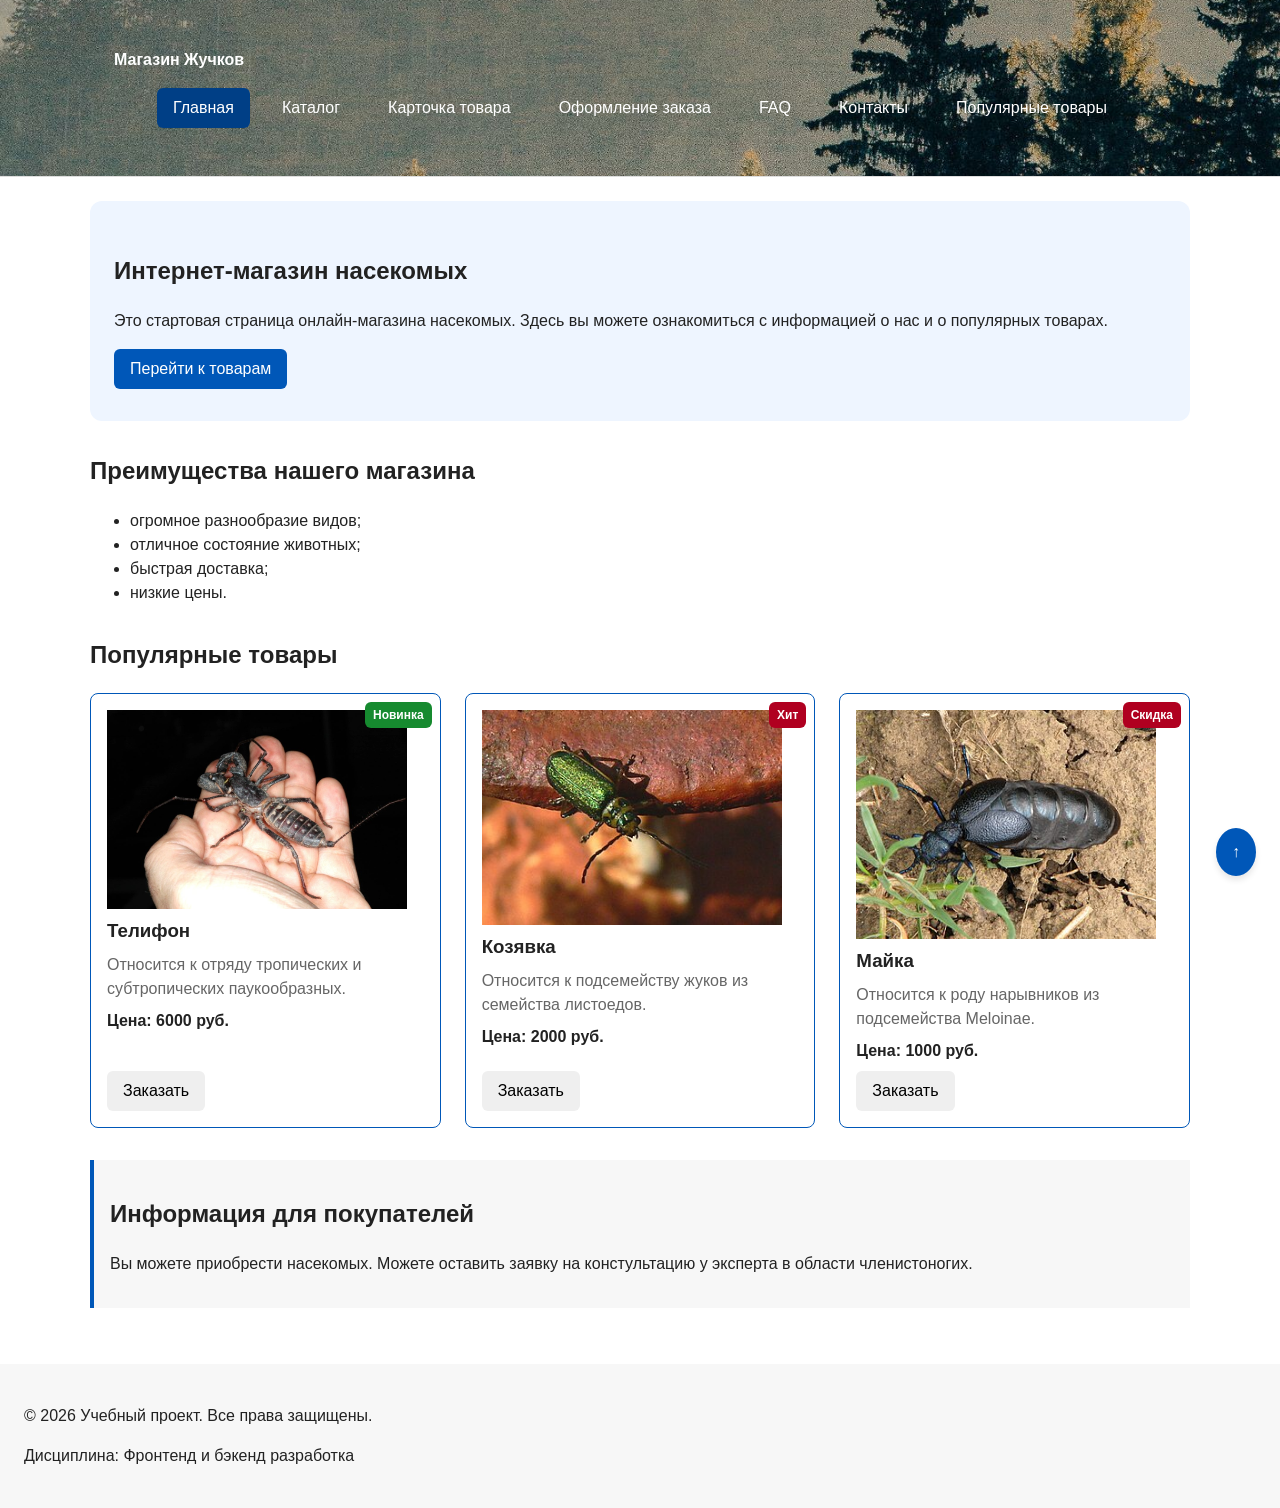
<file: index.html>
<!DOCTYPE html>
<html lang="ru">
<head>
  <meta charset="UTF-8">
  <meta name="viewport" content="width=device-width, initial-scale=1.0">
  <meta name="description" content="Магазин Жучков: главная страница с преимуществами и популярными товарами.">
  <title>Магазин Жучков</title>
  <link rel="stylesheet" href="css/style.css">
  <script src="js/main.js" defer></script>
</head>
<body>
<header class="site-header">
  <div class="site-header__inner">
    <a class="site-header__logo" href="index.html">Магазин Жучков</a>
    <nav class="site-nav" aria-label="Основная навигация">
      <ul class="site-nav__list">
        <li class="site-nav__item">
          <a class="site-nav__link site-nav__link--active" href="index.html" aria-current="page">Главная</a>
        </li>
        <li class="site-nav__item">
          <a class="site-nav__link" href="catalog.html">Каталог</a>
        </li>
        <li class="site-nav__item">
          <a class="site-nav__link" href="product.html">Карточка товара</a>
        </li>
        <li class="site-nav__item">
          <a class="site-nav__link" href="order.html">Оформление заказа</a>
        </li>
        <li class="site-nav__item">
          <a class="site-nav__link" href="faq.html">FAQ</a>
        </li>
        <li class="site-nav__item">
          <a class="site-nav__link" href="contacts.html">Контакты</a>
        </li>
        <li class="site-nav__item">
          <a class="site-nav__link" href="index.html#popular">Популярные товары</a>
        </li>
      </ul>
    </nav>
  </div>
</header>

<main>
  <section class="hero">
    <h1>Интернет-магазин насекомых</h1>
    <p>
      Это стартовая страница онлайн-магазина насекомых.
      Здесь вы можете ознакомиться с информацией о нас
      и о популярных товарах.
    </p>
    <a class="button button--primary" href="#popular">Перейти к товарам</a>
  </section>

  <section class="section" id="advantages">
    <h2>Преимущества нашего магазина</h2>
    <ul class="advantages-list">
      <li>огромное разнообразие видов;</li>
      <li>отличное состояние животных;</li>
      <li>быстрая доставка;</li>
      <li>низкие цены.</li>
    </ul>
  </section>

  <section class="section" id="popular">
  <h2>Популярные товары</h2>

  <div class="products-grid">
    <article class="product-card product-card--featured">
      <span class="product-card__badge product-card__badge--new">Новинка</span>
      <img
        class="product-card__image"
        src="images/telifon.webp"
        alt="Телифон"
        width="300"
        height="200"
        loading="lazy"
      >
      <h3 class="product-card__title">Телифон</h3>
      <p class="product-card__description">Относится к отряду тропических и субтропических паукообразных.</p>
      <p class="product-card__price">Цена: 6000 руб.</p>
      <button
        class="button product-card__button"
        type="button"
        data-product="Телифон"
      >
        Заказать
      </button>
    </article>

    <article class="product-card product-card--featured">
      <span class="product-card__badge">Хит</span>
      <img
        class="product-card__image"
        src="images/kozyavka.webp"
        alt="Козявка"
        width="300"
        height="200"
        loading="lazy"
      >
      <h3 class="product-card__title">Козявка</h3>
      <p class="product-card__description">Относится к подсемейству жуков из семейства листоедов.</p>
      <p class="product-card__price">Цена: 2000 руб.</p>
      <button
        class="button product-card__button"
        type="button"
        data-product="Козявка"
      >
        Заказать
      </button>
    </article>

    <article class="product-card product-card--featured">
      <span class="product-card__badge">Скидка</span>
      <img
        class="product-card__image"
        src="images/maika.webp"
        alt="Майка"
        width="300"
        height="200"
        loading="lazy"
      >
      <h3 class="product-card__title">Майка</h3>
      <p class="product-card__description">Относится к роду нарывников из подсемейства Meloinae.</p>
      <p class="product-card__price">Цена: 1000 руб.</p>
      <button
        class="button product-card__button"
        type="button"
        data-product="Майка"
      >
        Заказать
      </button>
    </article>
  </div>
</section>

  <aside class="aside-info">
    <h2>Информация для покупателей</h2>
    <p>
      Вы можете приобрести насекомых.
      Можете оставить заявку на констультацию
      у эксперта в области членистоногих.
    </p>
  </aside>

<dialog class="order-dialog" id="order-dialog" aria-labelledby="order-dialog-title">
  <h2 class="order-dialog__title" id="order-dialog-title">Оформление заявки</h2>

  <form class="order-form" id="order-form" action="#" method="post" novalidate>
    <input id="selected-product" name="selected-product" type="hidden">

    <div class="order-form__field">
      <label class="order-form__label" for="order-name">Имя</label>
      <input
        class="order-form__input"
        id="order-name"
        name="name"
        type="text"
        placeholder="Введите ваше имя"
        minlength="2"
        autocomplete="given-name"
        required
      >
    </div>

    <div class="order-form__field">
      <label class="order-form__label" for="order-email">E-mail</label>
      <input
        class="order-form__input"
        id="order-email"
        name="email"
        type="email"
        placeholder="example@mail.ru"
        autocomplete="email"
        required
      >
    </div>

    <div class="order-form__field">
      <label class="order-form__label" for="order-phone">Телефон</label>
      <input
        class="order-form__input"
        id="order-phone"
        name="phone"
        type="tel"
        inputmode="tel"
        placeholder="+7 (900) 000-00-00"
        pattern="^\+7 \(\d{3}\) \d{3}-\d{2}-\d{2}$"
        required
      >
      <small>Формат: +7 (900) 000-00-00</small>
    </div>

    <div class="order-form__field">
      <label class="order-form__label" for="order-date">Дата связи</label>
      <input
        class="order-form__input"
        id="order-date"
        name="date"
        type="date"
      >
    </div>

    <div class="order-form__field">
      <label class="order-form__label" for="order-topic">Тема заявки</label>
      <select class="order-form__select" id="order-topic" name="topic" required>
        <option value="">Выберите тему</option>
        <option value="product">Заказ товара</option>
        <option value="consultation">Консультация</option>
        <option value="delivery">Доставка</option>
      </select>
    </div>

    <div class="order-form__field">
      <label class="order-form__label" for="order-comment">Комментарий</label>
      <textarea
        class="order-form__textarea"
        id="order-comment"
        name="comment"
        rows="4"
        placeholder="Укажите дополнительную информацию"
      ></textarea>
    </div>

    <div class="order-form__field order-form__field--checkbox">
      <label class="order-form__label">
        <input
          id="order-agreement"
          name="agreement"
          type="checkbox"
          required
        >
        Я согласен на обработку данных
      </label>
    </div>

    <div class="order-form__actions">
      <button class="button button--primary" type="submit">Отправить заявку</button>
      <button
        class="button button--secondary"
        type="button"
        id="close-order-dialog"
      >
        Закрыть
      </button>
    </div>
  </form>
</dialog>

<p class="success-message" id="success-message" hidden>Форма успешно отправлена!</p>

  <p class="success-message" id="success-message" hidden>Форма успешно отправлена!</p>
</main>

<footer class="site-footer" id="contacts">
  <p>&copy; 2026 Учебный проект. Все права защищены.</p>
  <p>Дисциплина: Фронтенд и бэкенд разработка</p>
</footer>
<a href="#" class="button-up" aria-label="Вернуться наверх">↑</a>
</body>
</html>
</file>
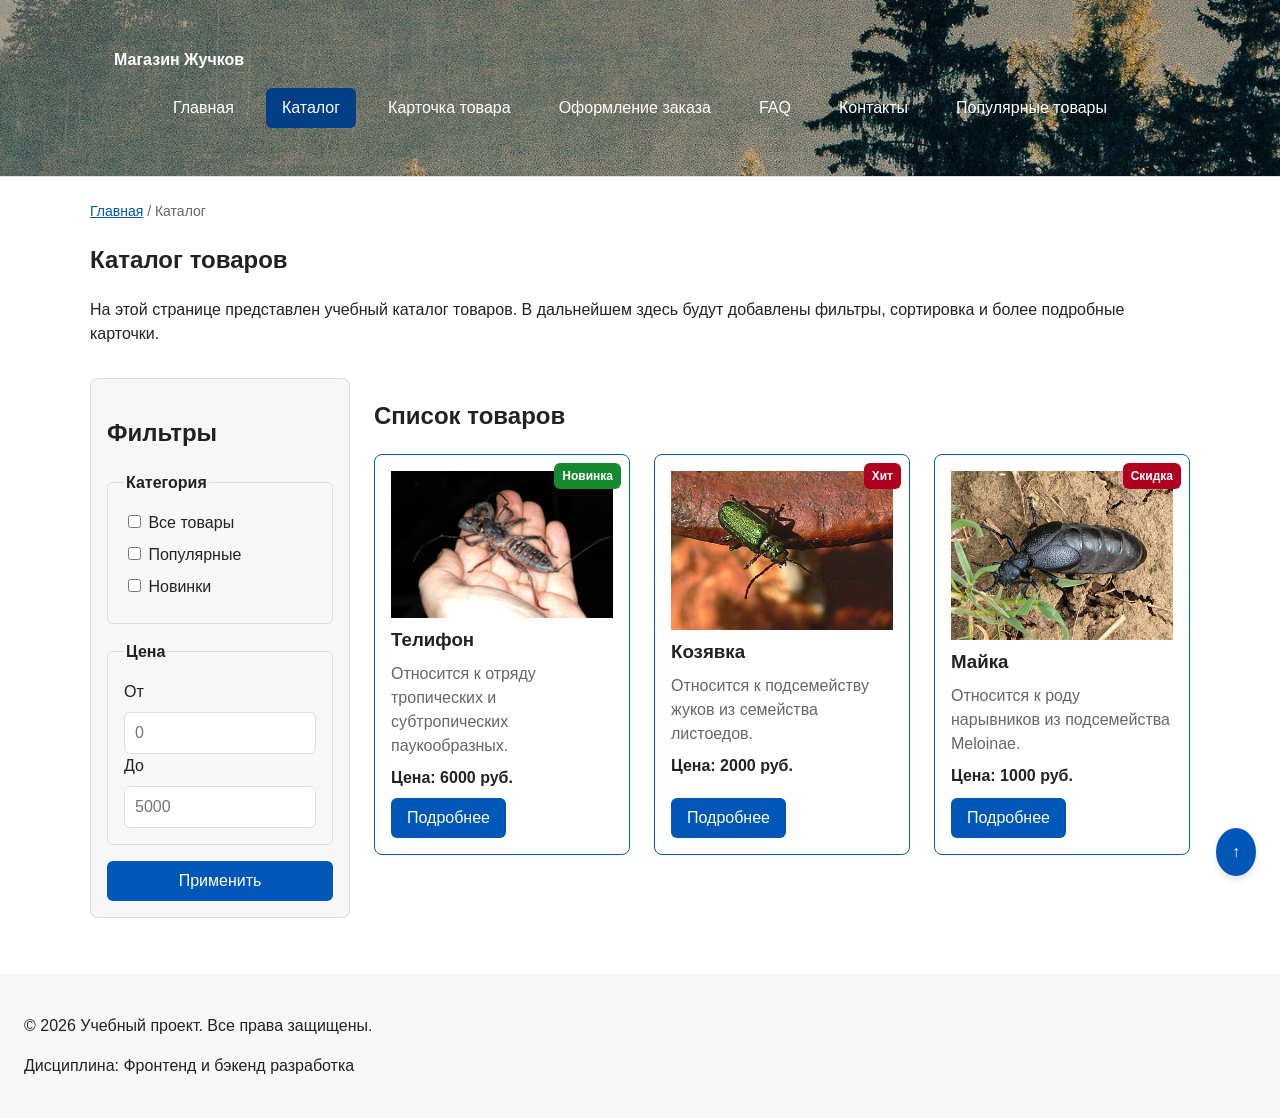
<file: catalog.html>
<!DOCTYPE html>
<html lang="ru">
<head>
  <meta charset="UTF-8">
  <meta name="viewport" content="width=device-width, initial-scale=1.0">
  <meta name="description" content="Каталог товаров учебного интернет-магазина.">
  <title>Каталог товаров — Магазин Жучков</title>
  <link rel="stylesheet" href="css/style.css">
  <script src="js/main.js" defer></script>
</head>
<body>
<header class="site-header">
  <div class="site-header__inner">
    <a class="site-header__logo" href="index.html">Магазин Жучков</a>
    <nav class="site-nav" aria-label="Основная навигация">
      <ul class="site-nav__list">
        <li class="site-nav__item">
          <a class="site-nav__link" href="index.html">Главная</a>
        </li>
        <li class="site-nav__item">
          <a class="site-nav__link site-nav__link--active" href="catalog.html" aria-current="page">Каталог</a>
        </li>
        <li class="site-nav__item">
          <a class="site-nav__link" href="product.html">Карточка товара</a>
        </li>
        <li class="site-nav__item">
          <a class="site-nav__link" href="order.html">Оформление заказа</a>
        </li>
        <li class="site-nav__item">
          <a class="site-nav__link" href="faq.html">FAQ</a>
        </li>
        <li class="site-nav__item">
          <a class="site-nav__link" href="contacts.html">Контакты</a>
        </li>
        <li class="site-nav__item">
          <a class="site-nav__link" href="index.html#popular">Популярные товары</a>
        </li>
      </ul>
    </nav>
  </div>
</header>

<main>
  <nav class="breadcrumbs" aria-label="Хлебные крошки">
    <a class="breadcrumbs__link" href="index.html">Главная</a>
    <span class="breadcrumbs__current">Каталог</span>
  </nav>

  <section class="section">
    <h1>Каталог товаров</h1>
    <p>
      На этой странице представлен учебный каталог товаров.
      В дальнейшем здесь будут добавлены фильтры, сортировка и более
      подробные карточки.
    </p>
  </section>

  <section class="catalog-layout">
    <aside class="catalog-filters">
      <h2>Фильтры</h2>

      <form class="filters-form" action="#" method="get">
        <fieldset>
          <legend>Категория</legend>

          <label>
            <input type="checkbox" name="category" value="all">
            Все товары
          </label>

          <label>
            <input type="checkbox" name="category" value="popular">
            Популярные
          </label>

          <label>
            <input type="checkbox" name="category" value="new">
            Новинки
          </label>
        </fieldset>

        <fieldset>
          <legend>Цена</legend>

          <label for="price-from">От</label>
          <input id="price-from" name="price-from" type="number" min="0" placeholder="0">

          <label for="price-to">До</label>
          <input id="price-to" name="price-to" type="number" min="0" placeholder="5000">
        </fieldset>

        <button class="button button--primary" type="submit">Применить</button>
      </form>
    </aside>

    <section class="catalog-products">
      <h2>Список товаров</h2>

      <div class="products-grid">
  <article class="product-card product-card--featured">
    <span class="product-card__badge product-card__badge--new">Новинка</span>
    <img
      class="product-card__image"
      src="images/telifon.webp"
      alt="Телифон"
      width="300"
      height="200"
      loading="lazy"
    >
    <h3 class="product-card__title">Телифон</h3>
    <p class="product-card__description">Относится к отряду тропических и субтропических паукообразных.</p>
    <p class="product-card__price">Цена: 6000 руб.</p>
    <a class="button button--primary product-card__button" href="product.html">Подробнее</a>
  </article>

  <article class="product-card product-card--featured">
    <span class="product-card__badge">Хит</span>
    <img
      class="product-card__image"
      src="images/kozyavka.webp"
      alt="Козявка"
      width="300"
      height="200"
      loading="lazy"
    >
    <h3 class="product-card__title">Козявка</h3>
    <p class="product-card__description">Относится к подсемейству жуков из семейства листоедов.</p>
    <p class="product-card__price">Цена: 2000 руб.</p>
    <a class="button button--primary product-card__button" href="product.html">Подробнее</a>
  </article>

  <article class="product-card product-card--featured">
    <span class="product-card__badge">Скидка</span>
    <img
      class="product-card__image"
      src="images/maika.webp"
      alt="Майка"
      width="300"
      height="200"
      loading="lazy"
    >
    <h3 class="product-card__title">Майка</h3>
    <p class="product-card__description">Относится к роду нарывников из подсемейства Meloinae.</p>
    <p class="product-card__price">Цена: 1000 руб.</p>
    <a class="button button--primary product-card__button" href="product.html">Подробнее</a>
  </article>
</div>
    </section>
  </section>
</main>

<footer class="site-footer">
  <p>&copy; 2026 Учебный проект. Все права защищены.</p>
  <p>Дисциплина: Фронтенд и бэкенд разработка</p>
</footer>
<a href="#" class="button-up" aria-label="Вернуться наверх">↑</a>
</body>
</html>
</file>
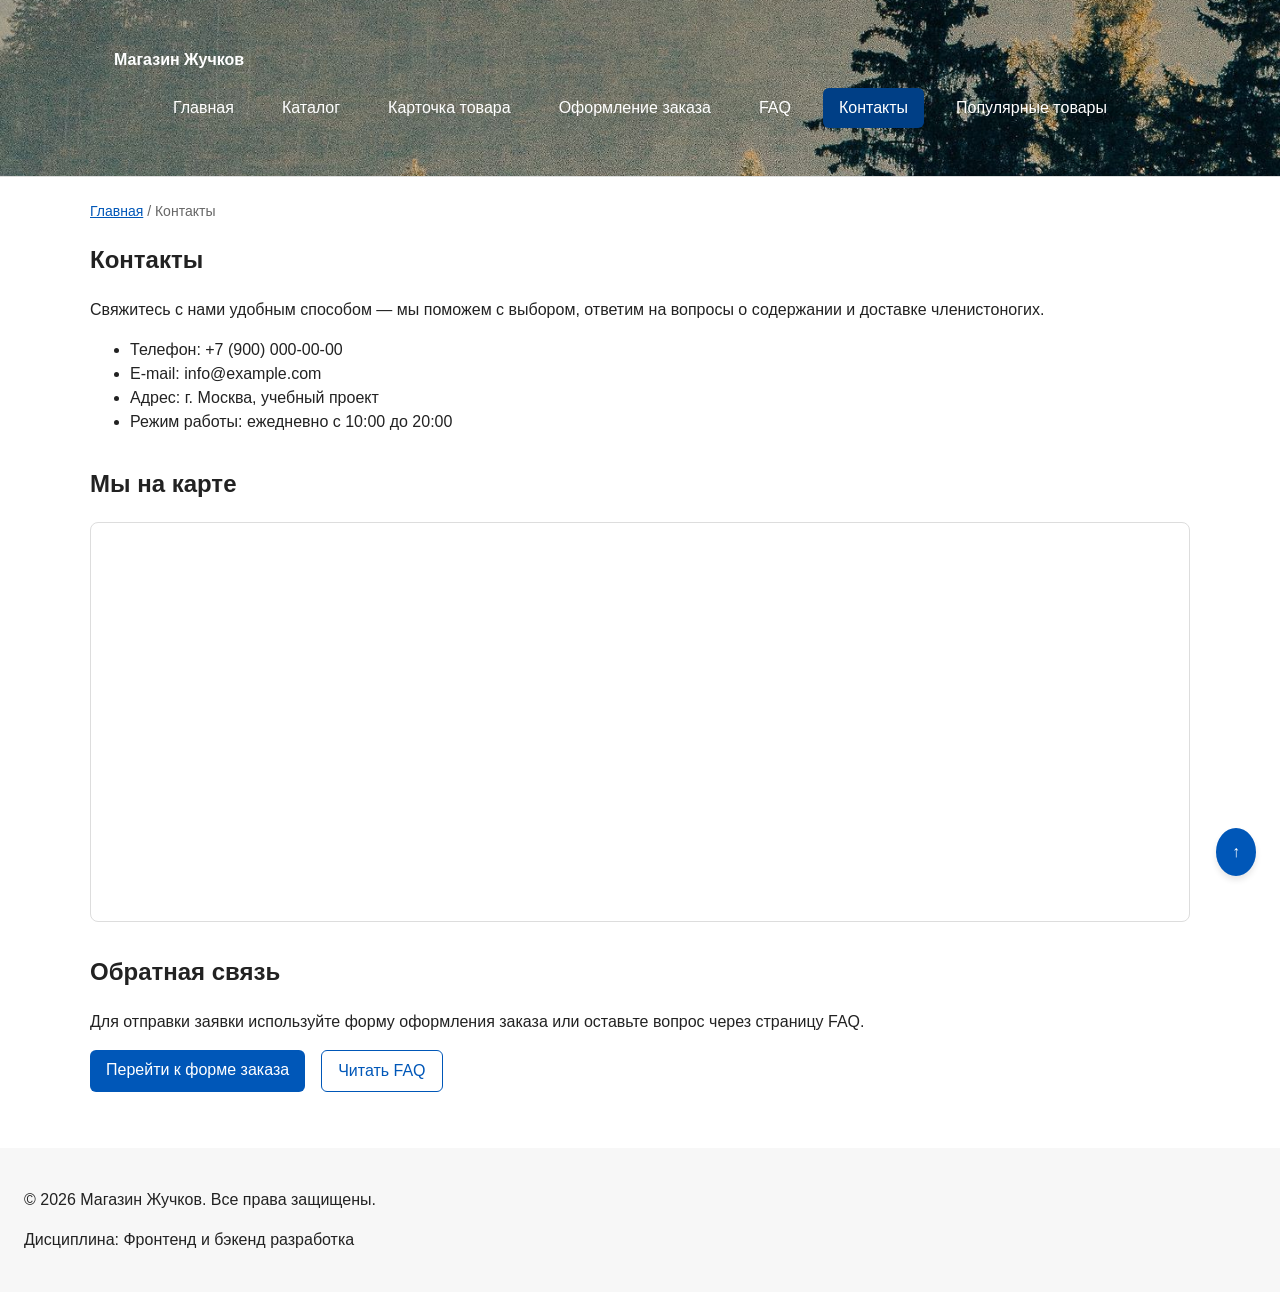
<file: contacts.html>
<!DOCTYPE html>
<html lang="ru">
<head>
  <meta charset="UTF-8">
  <meta name="viewport" content="width=device-width, initial-scale=1.0">
  <meta name="description" content="Контактная информация магазина «Магазин Жучков».">
  <title>Контакты — Магазин Жучков</title>
  <link rel="stylesheet" href="css/style.css">
  <script src="js/main.js" defer></script>
</head>
<body>
<header class="site-header">
  <div class="site-header__inner">
    <a class="site-header__logo" href="index.html">Магазин Жучков</a>
    <nav class="site-nav" aria-label="Основная навигация">
      <ul class="site-nav__list">
        <li class="site-nav__item">
          <a class="site-nav__link" href="index.html">Главная</a>
        </li>
        <li class="site-nav__item">
          <a class="site-nav__link" href="catalog.html">Каталог</a>
        </li>
        <li class="site-nav__item">
          <a class="site-nav__link" href="product.html">Карточка товара</a>
        </li>
        <li class="site-nav__item">
          <a class="site-nav__link" href="order.html">Оформление заказа</a>
        </li>
        <li class="site-nav__item">
          <a class="site-nav__link" href="faq.html">FAQ</a>
        </li>
        <li class="site-nav__item">
          <a class="site-nav__link site-nav__link--active" href="contacts.html" aria-current="page">Контакты</a>
        </li>
        <li class="site-nav__item">
          <a class="site-nav__link" href="index.html#popular">Популярные товары</a>
        </li>
      </ul>
    </nav>
  </div>
</header>

<main>
  <nav class="breadcrumbs" aria-label="Хлебные крошки">
    <a class="breadcrumbs__link" href="index.html">Главная</a>
    <span class="breadcrumbs__current">Контакты</span>
  </nav>

  <section class="section">
    <h1>Контакты</h1>
    <p>
      Свяжитесь с нами удобным способом — мы поможем с выбором,
      ответим на вопросы о содержании и доставке членистоногих.
    </p>

    <ul>
      <li>Телефон: +7 (900) 000-00-00</li>
      <li>E-mail: info@example.com</li>
      <li>Адрес: г. Москва, учебный проект</li>
      <li>Режим работы: ежедневно с 10:00 до 20:00</li>
    </ul>
  </section>
<section class="section" id="map">
  <h2>Мы на карте</h2>
  <div class="map-wrapper">
    <script type="text/javascript" charset="utf-8" async
      src="https://api-maps.yandex.ru/services/constructor/1.0/js/?um=constructor%3A1064e2da4d7f93d2129bfcefa81626c49e4cedf77188eff3b9a69c03e477991c&amp;lang=ru_RU&amp;scroll=false">
    </script>
  </div>
</section>
  <section class="section" id="feedback">
    <h2>Обратная связь</h2>
    <p>
      Для отправки заявки используйте форму оформления заказа
      или оставьте вопрос через страницу FAQ.
    </p>
    <div class="product-details__actions">
      <a class="button button--primary" href="order.html">Перейти к форме заказа</a>
      <a class="button button--secondary" href="faq.html">Читать FAQ</a>
    </div>
  </section>
</main>

<footer class="site-footer" id="contacts-footer">
  <div class="site-footer__inner">
    <p>&copy; 2026 Магазин Жучков. Все права защищены.</p>
    <p>Дисциплина: Фронтенд и бэкенд разработка</p>
  </div>
</footer>

<a href="#" class="button-up" aria-label="Вернуться наверх">↑</a>
</body>
</html>
</file>
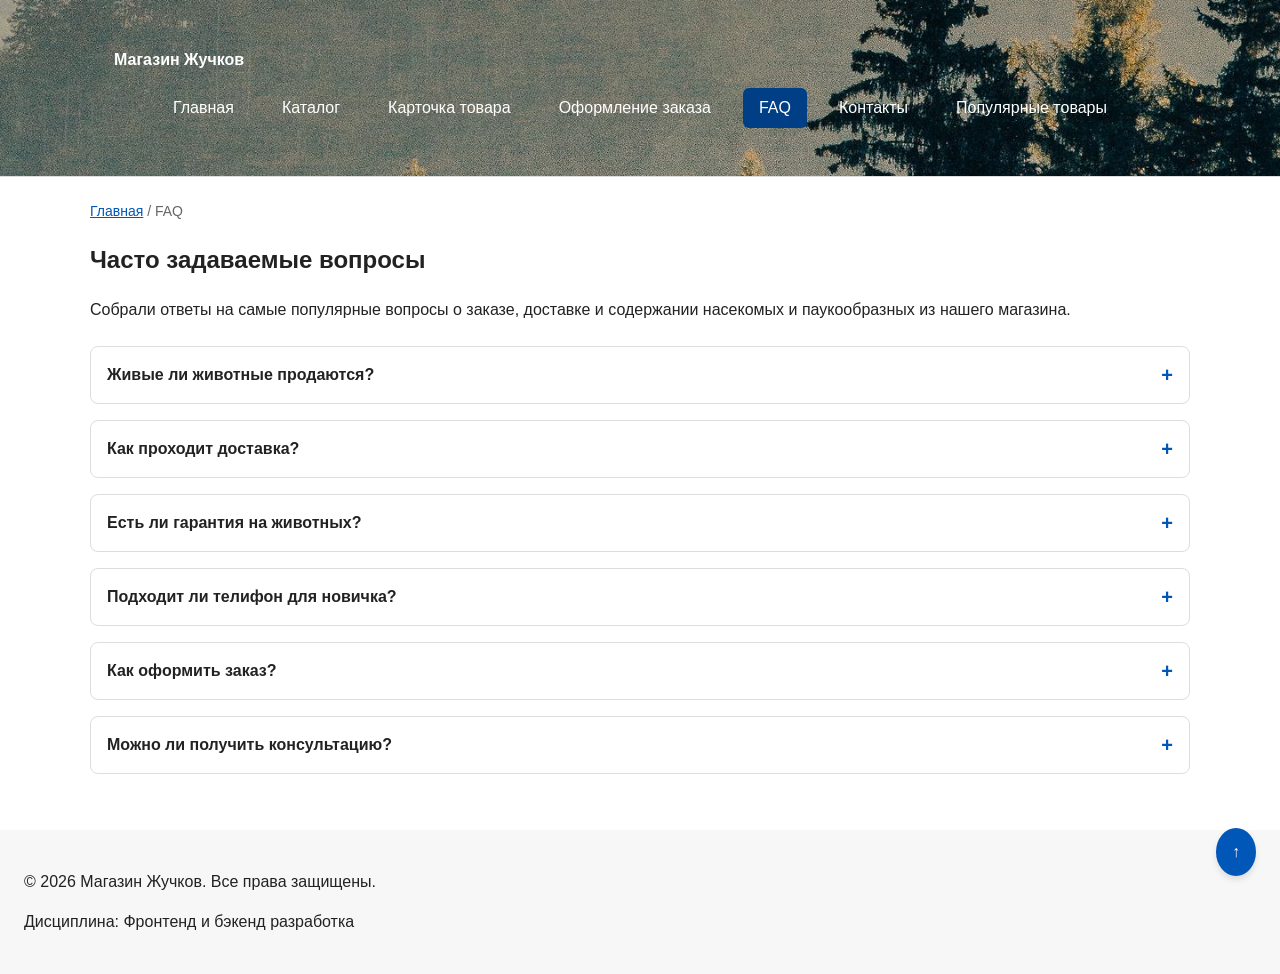
<file: faq.html>
<!DOCTYPE html>
<html lang="ru">
<head>
  <meta charset="UTF-8">
  <meta name="viewport" content="width=device-width, initial-scale=1.0">
  <meta name="description" content="Часто задаваемые вопросы о покупке насекомых в магазине «Магазин Жучков».">
  <title>FAQ — Интернет-магазин насекомых</title>
  <link rel="stylesheet" href="css/style.css">
  <script src="js/main.js" defer></script>
</head>
<body>
<header class="site-header">
  <div class="site-header__inner">
    <a class="site-header__logo" href="index.html">Магазин Жучков</a>
    <nav class="site-nav" aria-label="Основная навигация">
      <ul class="site-nav__list">
        <li class="site-nav__item">
          <a class="site-nav__link" href="index.html">Главная</a>
        </li>
        <li class="site-nav__item">
          <a class="site-nav__link" href="catalog.html">Каталог</a>
        </li>
        <li class="site-nav__item">
          <a class="site-nav__link" href="product.html">Карточка товара</a>
        </li>
        <li class="site-nav__item">
          <a class="site-nav__link" href="order.html">Оформление заказа</a>
        </li>
        <li class="site-nav__item">
          <a class="site-nav__link site-nav__link--active" href="faq.html" aria-current="page">FAQ</a>
        </li>
        <li class="site-nav__item">
          <a class="site-nav__link" href="contacts.html">Контакты</a>
        </li>
        <li class="site-nav__item">
          <a class="site-nav__link" href="index.html#popular">Популярные товары</a>
        </li>
      </ul>
    </nav>
  </div>
</header>

<main>
  <nav class="breadcrumbs" aria-label="Хлебные крошки">
    <a class="breadcrumbs__link" href="index.html">Главная</a>
    <span class="breadcrumbs__current">FAQ</span>
  </nav>

  <section class="section">
    <h1>Часто задаваемые вопросы</h1>
    <p>
      Собрали ответы на самые популярные вопросы о заказе, доставке
      и содержании насекомых и паукообразных из нашего магазина.
    </p>

    <div class="faq-list">
      <details class="faq-item">
        <summary class="faq-item__question">Живые ли животные продаются?</summary>
        <div class="faq-item__answer">
          <p>
            Да, мы продаём живых насекомых и паукообразных. Все животные
            проходят осмотр перед отправкой, упаковываются в специальные
            контейнеры и доставляются с соблюдением температурного режима.
          </p>
        </div>
      </details>

      <details class="faq-item">
        <summary class="faq-item__question">Как проходит доставка?</summary>
        <div class="faq-item__answer">
          <p>
            Доставка осуществляется курьерской службой по всей России.
            В крупные города возможна доставка в течение 1–2 дней,
            в отдалённые регионы — до 5 дней. О точной дате мы сообщаем
            после оформления заказа.
          </p>
        </div>
      </details>

      <details class="faq-item">
        <summary class="faq-item__question">Есть ли гарантия на животных?</summary>
        <div class="faq-item__answer">
          <p>
            Да, на каждое животное действует гарантия 14 дней на здоровье.
            Если в течение этого срока возникнут проблемы — свяжитесь
            с нами, и мы решим вопрос: заменим животное или вернём деньги.
          </p>
        </div>
      </details>

      <details class="faq-item">
        <summary class="faq-item__question">Подходит ли телифон для новичка?</summary>
        <div class="faq-item__answer">
          <p>
            Телифон — достаточно неприхотливое паукообразное, но требует
            соблюдения температуры и влажности. Мы рекомендуем его
            любителям с минимальным опытом содержания экзотических
            животных. Для новичков подойдут жуки — например, козявка
            или майка.
          </p>
        </div>
      </details>

      <details class="faq-item">
        <summary class="faq-item__question">Как оформить заказ?</summary>
        <div class="faq-item__answer">
          <p>
            Оформить заказ можно двумя способами: нажать кнопку «Заказать»
            на главной странице, либо заполнить форму на странице
            <a href="order.html">«Оформление заказа»</a>. После получения
            заявки мы свяжемся с вами для уточнения деталей.
          </p>
        </div>
      </details>

      <details class="faq-item">
        <summary class="faq-item__question">Можно ли получить консультацию?</summary>
        <div class="faq-item__answer">
          <p>
            Да, у нас есть эксперт по членистоногим. Оставьте заявку
            с темой «Консультация» — и мы бесплатно проконсультируем
            вас по содержанию, кормлению и уходу.
          </p>
        </div>
      </details>
    </div>
  </section>
</main>

<footer class="site-footer">
  <div class="site-footer__inner">
    <p>&copy; 2026 Магазин Жучков. Все права защищены.</p>
    <p>Дисциплина: Фронтенд и бэкенд разработка</p>
  </div>
</footer>

<a href="#" class="button-up" aria-label="Вернуться наверх">↑</a>
</body>
</html>
</file>
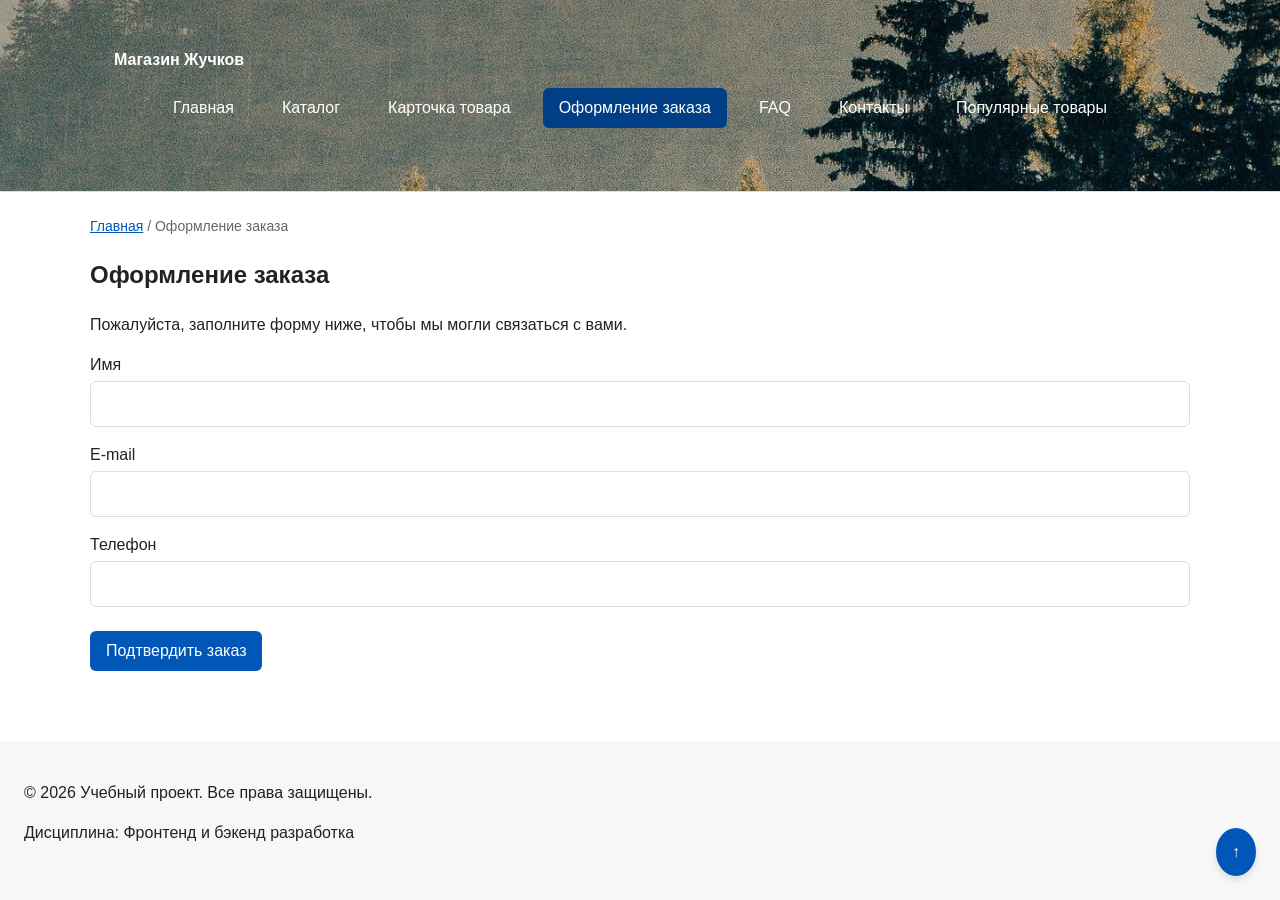
<file: order.html>
<!DOCTYPE html>
<html lang="ru">
<head>
  <meta charset="UTF-8">
  <meta name="viewport" content="width=device-width, initial-scale=1.0">
  <meta name="description" content="Оформление заказа в учебном интернет-магазине.">
  <title>Оформление заказа — Магазин Жучков</title>
  <link rel="stylesheet" href="css/style.css">
  <script src="js/main.js" defer></script>
</head>
<body>
<header class="site-header">
  <div class="site-header__inner">
    <a class="site-header__logo" href="index.html">Магазин Жучков</a>
    <nav class="site-nav" aria-label="Основная навигация">
      <ul class="site-nav__list">
        <li class="site-nav__item">
          <a class="site-nav__link" href="index.html">Главная</a>
        </li>
        <li class="site-nav__item">
          <a class="site-nav__link" href="catalog.html">Каталог</a>
        </li>
        <li class="site-nav__item">
          <a class="site-nav__link" href="product.html">Карточка товара</a>
        </li>
        <li class="site-nav__item">
          <a class="site-nav__link site-nav__link--active" href="order.html" aria-current="page">Оформление заказа</a>
        </li>
        <li class="site-nav__item">
          <a class="site-nav__link" href="faq.html">FAQ</a>
        </li>
        <li class="site-nav__item">
          <a class="site-nav__link" href="contacts.html">Контакты</a>
        </li>
        <li class="site-nav__item">
          <a class="site-nav__link" href="index.html#popular">Популярные товары</a>
        </li>
      </ul>
    </nav>
  </div>
</header>

<main>
  <nav class="breadcrumbs" aria-label="Хлебные крошки">
    <a class="breadcrumbs__link" href="index.html">Главная</a>
    <span class="breadcrumbs__current">Оформление заказа</span>
  </nav>

  <section class="section">
    <h1>Оформление заказа</h1>
    <p>Пожалуйста, заполните форму ниже, чтобы мы могли связаться с вами.</p>

    <form class="order-form order-form--page" id="order-page-form" action="#" method="post" novalidate>
      <div class="order-form__field">
        <label class="order-form__label" for="order-page-name">Имя</label>
        <input class="order-form__input" id="order-page-name" name="name" type="text" required>
      </div>
      <div class="order-form__field">
        <label class="order-form__label" for="order-page-email">E-mail</label>
        <input class="order-form__input" id="order-page-email" name="email" type="email" required>
      </div>
      <div class="order-form__field">
        <label class="order-form__label" for="order-page-tel">Телефон</label>
        <input class="order-form__input" id="order-page-tel" name="tel" type="tel" required>
      </div>
      <div class="order-form__actions">
        <button class="button button--primary" type="submit">Подтвердить заказ</button>
      </div>
    </form>

    <p class="success-message" id="order-page-success" hidden>Форма успешно отправлена!</p>
  </section>
</main>

<footer class="site-footer">
  <p>&copy; 2026 Учебный проект. Все права защищены.</p>
  <p>Дисциплина: Фронтенд и бэкенд разработка</p>
</footer>

<a href="#" class="button-up" aria-label="Вернуться наверх">↑</a>
</body>
</html>
</file>
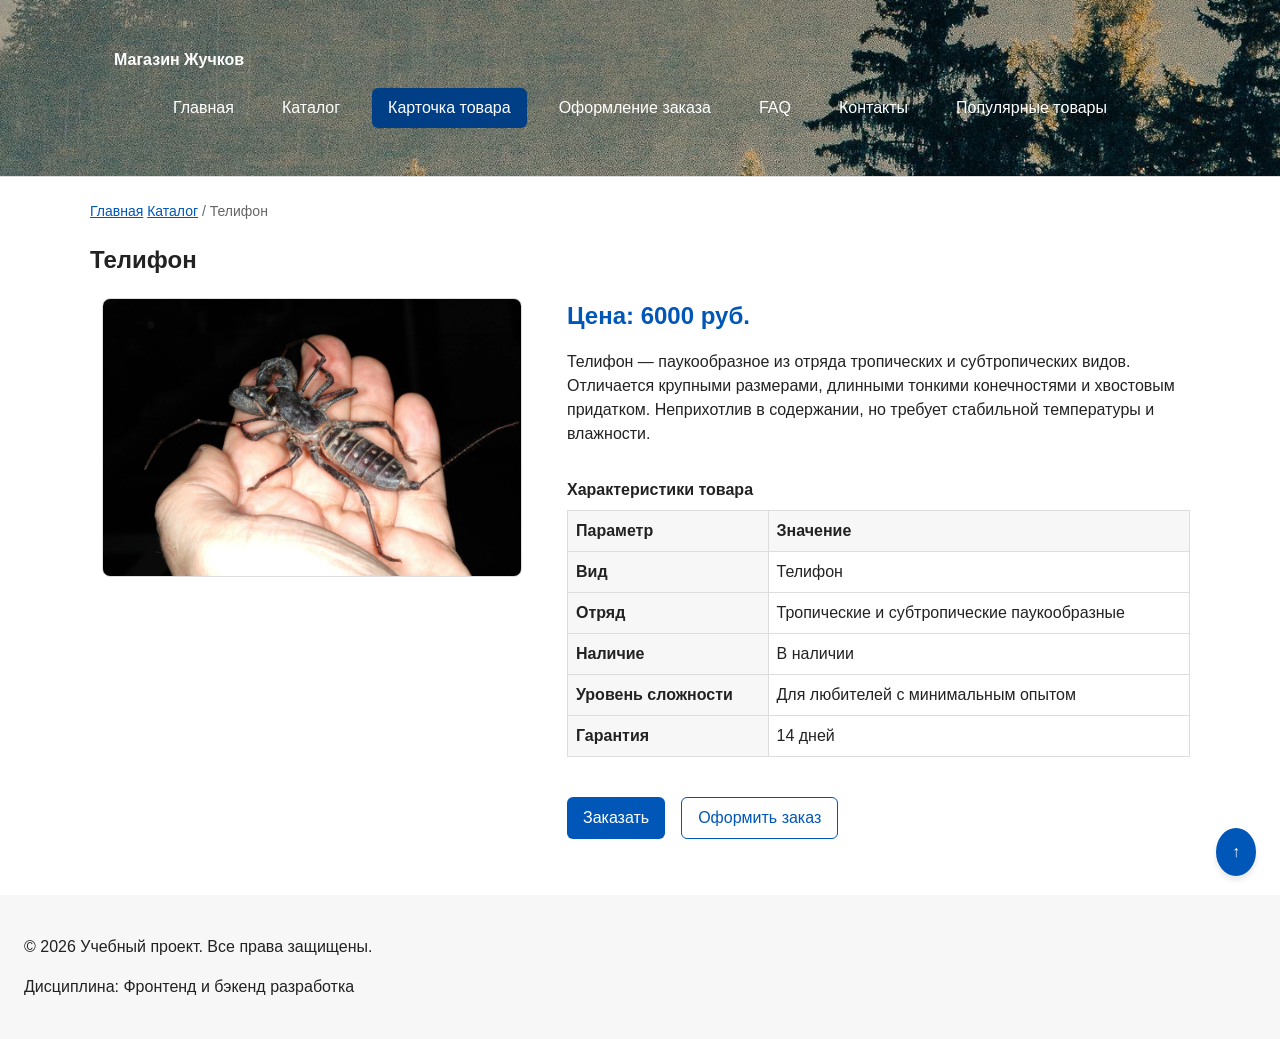
<file: product.html>
<!DOCTYPE html>
<html lang="ru">
<head>
  <meta charset="UTF-8">
  <meta name="viewport" content="width=device-width, initial-scale=1.0">
  <meta name="description" content="Карточка товара: изображение, описание, характеристики, цена и оформление заказа.">
  <title>Телифон — Магазин Жучков</title>
  <link rel="stylesheet" href="css/style.css">
  <script src="js/main.js" defer></script>
</head>
<body>
<header class="site-header">
  <div class="site-header__inner">
    <a class="site-header__logo" href="index.html">Магазин Жучков</a>
    <nav class="site-nav" aria-label="Основная навигация">
      <ul class="site-nav__list">
        <li class="site-nav__item">
          <a class="site-nav__link" href="index.html">Главная</a>
        </li>
        <li class="site-nav__item">
          <a class="site-nav__link" href="catalog.html">Каталог</a>
        </li>
        <li class="site-nav__item">
          <a class="site-nav__link site-nav__link--active" href="product.html" aria-current="page">Карточка товара</a>
        </li>
        <li class="site-nav__item">
          <a class="site-nav__link" href="order.html">Оформление заказа</a>
        </li>
        <li class="site-nav__item">
          <a class="site-nav__link" href="faq.html">FAQ</a>
        </li>
        <li class="site-nav__item">
          <a class="site-nav__link" href="contacts.html">Контакты</a>
        </li>
        <li class="site-nav__item">
          <a class="site-nav__link" href="index.html#popular">Популярные товары</a>
        </li>
      </ul>
    </nav>
  </div>
</header>

<main>
  <nav class="breadcrumbs" aria-label="Хлебные крошки">
  <a class="breadcrumbs__link" href="index.html">Главная</a>
  <a class="breadcrumbs__link" href="catalog.html">Каталог</a>
  <span class="breadcrumbs__current">Телифон</span>
</nav>

  <section class="section product-details">
  <h1>Телифон</h1>

  <div class="product-details__layout">

    <div class="product-details__media">
      <img
        class="product-details__image"
        src="images/telifon.webp"
        alt="Телифон — паукообразное из отряда тропических и субтропических видов"
        width="500"
        height="400"
      >
    </div>

    <div class="product-details__info">

      <p class="product-details__price">Цена: 6000 руб.</p>

      <p class="product-details__description">
        Телифон — паукообразное из отряда тропических и субтропических
        видов. Отличается крупными размерами, длинными тонкими конечностями
        и хвостовым придатком. Неприхотлив в содержании, но требует
        стабильной температуры и влажности.
      </p>

      <table class="product-table">
        <caption>Характеристики товара</caption>
        <thead>
          <tr>
            <th scope="col">Параметр</th>
            <th scope="col">Значение</th>
          </tr>
        </thead>
        <tbody>
          <tr>
            <th scope="row">Вид</th>
            <td>Телифон</td>
          </tr>
          <tr>
            <th scope="row">Отряд</th>
            <td>Тропические и субтропические паукообразные</td>
          </tr>
          <tr>
            <th scope="row">Наличие</th>
            <td>В наличии</td>
          </tr>
          <tr>
            <th scope="row">Уровень сложности</th>
            <td>Для любителей с минимальным опытом</td>
          </tr>
          <tr>
            <th scope="row">Гарантия</th>
            <td>14 дней</td>
          </tr>
        </tbody>
      </table>

      <div class="product-details__actions">
        <button
          class="button button--primary"
          type="button"
          data-product="Телифон"
        >
          Заказать
        </button>
        <a class="button button--secondary" href="order.html">
          Оформить заказ
        </a>
      </div>

    </div>
  </div>
</section>

  <!-- Модальное окно заявки -->
  <dialog class="order-dialog" id="order-dialog" aria-labelledby="order-dialog-title">
    <h2 class="order-dialog__title" id="order-dialog-title">Оформление заявки</h2>

    <form class="order-form" id="order-form" action="#" method="post" novalidate>
      <input id="selected-product" name="selected-product" type="hidden">

      <div class="order-form__field">
        <label class="order-form__label" for="order-name">Имя</label>
        <input
          class="order-form__input"
          id="order-name"
          name="name"
          type="text"
          placeholder="Введите ваше имя"
          minlength="2"
          autocomplete="given-name"
          required
        >
      </div>

      <div class="order-form__field">
        <label class="order-form__label" for="order-email">E-mail</label>
        <input
          class="order-form__input"
          id="order-email"
          name="email"
          type="email"
          placeholder="example@mail.ru"
          autocomplete="email"
          required
        >
      </div>

      <div class="order-form__field">
        <label class="order-form__label" for="order-phone">Телефон</label>
        <input
          class="order-form__input"
          id="order-phone"
          name="phone"
          type="tel"
          inputmode="tel"
          placeholder="+7 (900) 000-00-00"
          pattern="^\+7 \(\d{3}\) \d{3}-\d{2}-\d{2}$"
          required
        >
        <small>Формат: +7 (900) 000-00-00</small>
      </div>

      <div class="order-form__field">
        <label class="order-form__label" for="order-comment">Комментарий</label>
        <textarea
          class="order-form__textarea"
          id="order-comment"
          name="comment"
          rows="3"
          placeholder="Укажите дополнительную информацию"
        ></textarea>
      </div>

      <div class="order-form__actions">
        <button class="button button--primary" type="submit">Отправить заявку</button>
        <button
          class="button button--secondary"
          type="button"
          id="close-order-dialog"
        >
          Закрыть
        </button>
      </div>
    </form>
  </dialog>

  <p class="success-message" id="success-message" hidden>Форма успешно отправлена!</p>
</main>

<footer class="site-footer">
  <p>&copy; 2026 Учебный проект. Все права защищены.</p>
  <p>Дисциплина: Фронтенд и бэкенд разработка</p>
</footer>

<a href="#" class="button-up" aria-label="Вернуться наверх">↑</a>
</body>
</html>
</file>
<file: css/style.css>
/* 
  Универсальное правило для всех элементов.
  border-box делает расчёт размеров более понятным:
  width включает content, padding и border.
*/

/* ===============================
   1. Переменные проекта
   =============================== */

:root {
  /* Основные цвета проекта */
  --color-bg: #ffffff;
  --color-text: #222222;
  --color-muted: #666666;
  --color-primary: #0057b8;
  --color-primary-dark: #003f86;
  --color-border: #dddddd;
  --color-surface: #f7f7f7;
  --color-surface-accent: #eef5ff;
  --color-danger: #b00020;
  --color-success: #168a2f;
  --color-success-bg: #eefaf0;
  --color-white: #ffffff;

  /* Отступы */
  --space-xs: 4px;
  --space-sm: 8px;
  --space-md: 16px;
  --space-lg: 24px;
  --space-xl: 32px;

  /* Скругления */
  --radius-sm: 6px;
  --radius-md: 8px;
  --radius-lg: 12px;

  /* Размеры */
  --container-width: 1100px;
}

/* ===============================
   2. Базовые стили
   =============================== */

* {
  box-sizing: border-box;
}

body {
  margin: 0;
  font-family: Arial, sans-serif;
  line-height: 1.5;
  color: var(--color-text);
  display: flex;
  flex-direction: column;
  min-height: 100vh;
  background-color: var(--color-bg);
}

/*
  Задаём внутренние отступы для основных областей страницы.
  Это делает содержимое визуально отделённым от краёв окна браузера.
*/
header,
main,
footer {
  padding: var(--space-lg);
  flex: 1;
}

/*
  Оформляем шапку страницы.
  Пока используется простой светло-серый фон.
*/
header {
  background-color: var(--color-surface);
  background-image: url('../images/bg.webp');
  background-size: cover;
  background-position: center;
  background-repeat: no-repeat;
}

/*
  Оформляем подвал страницы тем же фоном,
  чтобы визуально отделить его от основного содержимого.
*/
footer {
  background-color: var(--color-surface);
}

/* ===============================
   3. Общие элементы интерфейса
   =============================== */

a {
  color: var(--color-primary);
}

a:hover {
  color: var(--color-primary-dark);
}

a:focus-visible {
  outline: 2px solid var(--color-primary);
  outline-offset: 3px;
}

/*
  Ограничиваем ширину содержимого шапки,
  чтобы оно не растягивалось слишком сильно на широких экранах.
*/
.site-header {
  background-color: var(--color-surface);
}

.site-header__inner {
  max-width: var(--container-width);
  margin: 0 auto;
  padding: var(--space-lg);
}

.site-header__logo {
  font-weight: 700;
  color: var(--color-white);
  text-decoration: none;
}

.site-header__logo:hover,
.site-header__logo:focus-visible {
  color: var(--color-white);
}

.site-nav__list {
  display: flex;
  flex-wrap: wrap;
  justify-content: center;
  align-items: center;
  gap: var(--space-md);
  padding: 0;
  margin: var(--space-md) 0 0;
  list-style: none;
}

.site-nav__link {
  display: inline-block;
  padding: var(--space-sm) var(--space-md);
  color: var(--color-white);
  text-decoration: none;
  border-radius: var(--radius-sm);
}

.site-nav__link:hover {
  color: var(--color-white);
  background-color: var(--color-primary-dark);
}

.site-nav__link:focus-visible {
  outline: 2px solid var(--color-primary);
  outline-offset: 3px;
}

.site-nav__link--active {
  color: var(--color-white);
  background-color: var(--color-primary-dark);
}


/*
  Оформляем текстовый логотип.
*/
.site-logo {
  font-weight: bold;
  text-decoration: none;
  color: #222222;
}


/*
  Hero-блок — первый крупный блок страницы.
  Он визуально отделяется от остальных разделов фоном и отступами.
*/
/* ===============================
   4. Компоненты страницы
   =============================== */

.hero {
  max-width: var(--container-width);
  margin: 0 auto var(--space-xl);
  padding: var(--space-xl) var(--space-lg);
  background-color: var(--color-surface-accent);
  border-radius: var(--radius-lg);
}

.section {
  max-width: var(--container-width);
  margin: 0 auto var(--space-xl);
}

.section h2 {
  margin-top: 0;
}

/*
  Карточка товара — самостоятельный блок.
  На следующих занятиях карточки будут доработаны и выстроены в сетку.
*/
.product-card {
  display: flex;
  flex-direction: column;
  gap: var(--space-sm);
  padding: var(--space-md);
  border: 1px solid var(--color-border);
  border-radius: var(--radius-md);
  background-color: var(--color-bg);
}

.product-card:hover {
  border-color: var(--color-primary);
}

.product-card--featured {
  border-color: var(--color-primary);
}

.product-card--discount {
  border-color: var(--color-danger);
}

.product-card__title {
  margin: 0;
  color: var(--color-text);
}

.product-card__description {
  margin: 0;
  color: var(--color-muted);
}

.product-card__price {
  margin: 0;
  font-weight: 700;
}

.product-card--discount .product-card__price {
  color: var(--color-danger);
}

.product-card__button {
  margin-top: auto;
  align-self: flex-start;
}


.product-card h3 {
  margin-top: 0;
}

/*
  Пока это обычная ссылка, но визуально она оформляется как кнопка.
*/
.button {
  display: inline-block;
  padding: var(--space-sm) var(--space-md);
  border: none;
  border-radius: var(--radius-sm);
  font: inherit;
  text-decoration: none;
  cursor: pointer;
}

.button--primary {
  color: var(--color-white);
  background-color: var(--color-primary);
}

.button--primary:hover {
  background-color: var(--color-primary-dark);
}

.button--secondary {
  color: var(--color-primary);
  background-color: transparent;
  border: 1px solid var(--color-primary);
}

.button--secondary:hover {
  color: var(--color-white);
  background-color: var(--color-primary);
}

.button:focus-visible {
  outline: 2px solid var(--color-primary);
  outline-offset: 3px;
}

.button:disabled,
.button--disabled {
  opacity: 0.6;
  cursor: not-allowed;
}


/*
  Дополнительный информационный блок.
*/
.aside-info {
  max-width: var(--container-width);
  margin: 0 auto var(--space-xl);
  padding: var(--space-md);
  border-left: 4px solid var(--color-primary);
  background-color: var(--color-surface);
}

/*
  Модальное окно.
  Элемент dialog сам умеет открываться поверх страницы.
*/
/* ===============================
   5. Форма и модальное окно
   =============================== */

.order-dialog {
  width: min(100% - 32px, 560px);
  padding: var(--space-lg);
  border: none;
  border-radius: var(--radius-lg);
}

.order-dialog::backdrop {
  background-color: rgba(0, 0, 0, 0.5);
}

.order-dialog__title {
  margin-top: 0;
}


.form-field {
  margin-bottom: var(--space-md);
}

.form-field label {
  display: block;
  margin-bottom: var(--space-xs);
}

.form-field input,
.form-field select,
.form-field textarea {
  width: 100%;
  padding: 10px 12px;
  border: 1px solid var(--color-border);
  border-radius: var(--radius-sm);
  font: inherit;
}

.form-field input[type="checkbox"] {
  width: auto;
}

.form-field small {
  display: block;
  margin-top: var(--space-xs);
  color: var(--color-muted);
}

/*
  Видимый фокус для клавиатурной навигации.
*/
.form-field input:hover,
.form-field select:hover,
.form-field textarea:hover {
  border-color: var(--color-primary);
}

.form-field input:focus-visible,
.form-field select:focus-visible,
.form-field textarea:focus-visible,
.form-actions button:focus-visible {
  outline: 2px solid var(--color-primary);
  outline-offset: 3px;
}

[aria-invalid="true"] {
  border-color: var(--color-danger);
}

/*
  Кнопки формы.
*/
.form-actions {
  display: flex;
  gap: 12px;
  margin-top: 20px;
}

/*
  Сообщение об успешной отправке.
*/
.success-message {
  max-width: var(--container-width);
  margin: var(--space-lg) auto;
  padding: var(--space-md);
  border-left: 4px solid var(--color-success);
  background-color: var(--color-success-bg);
}

.breadcrumbs {
  max-width: var(--container-width);
  margin: 0 auto var(--space-md);
  font-size: 14px;
  color: var(--color-muted);
}

.breadcrumbs__link {
  color: var(--color-primary);
}

.breadcrumbs__current::before {
  content: " / ";
  color: var(--color-muted);
}


html {
  scroll-behavior: smooth;
}

:target {
  outline: 2px dashed var(--color-primary);
  outline-offset: 4px;
}

.products-grid {
  display: grid;
  grid-template-columns: repeat(3, 1fr);
  gap: var(--space-lg);
}

.catalog-layout {
  max-width: var(--container-width);
  margin: 0 auto var(--space-xl);
  display: grid;
  grid-template-columns: 260px 1fr;
  grid-template-areas: "filters products";
  gap: var(--space-lg);
}

.catalog-filters {
  grid-area: filters;
  padding: var(--space-md);
  border: 1px solid var(--color-border);
  border-radius: var(--radius-md);
  background-color: var(--color-surface);
}

.catalog-products {
  grid-area: products;
}

.filters-form {
  display: grid;
  gap: var(--space-md);
}

.filters-form fieldset {
  margin: 0;
  padding: var(--space-md);
  border: 1px solid var(--color-border);
  border-radius: var(--radius-sm);
}

.filters-form legend {
  font-weight: 700;
}

.filters-form label {
  display: block;
  margin-bottom: var(--space-sm);
}

.filters-form input[type="number"] {
  width: 100%;
  padding: 8px 10px;
  border: 1px solid var(--color-border);
  border-radius: var(--radius-sm);
  font: inherit;
}

.order-form__field {
  margin-bottom: var(--space-md);
}

.order-form__label {
  display: block;
  margin-bottom: var(--space-xs);
}

.order-form__input,
.order-form__select,
.order-form__textarea {
  width: 100%;
  padding: 10px 12px;
  border: 1px solid var(--color-border);
  border-radius: var(--radius-sm);
  font: inherit;
}

.order-form__input:hover,
.order-form__select:hover,
.order-form__textarea:hover {
  border-color: var(--color-primary);
}

.order-form__input:focus-visible,
.order-form__select:focus-visible,
.order-form__textarea:focus-visible {
  outline: 2px solid var(--color-primary);
  outline-offset: 3px;
}

.order-form__actions {
  display: flex;
  gap: var(--space-md);
  margin-top: var(--space-lg);
}

.site-header {
  position: sticky;
  top: 0;
  z-index: 100;
  border-bottom: 1px solid var(--color-border);
}


/* Бейджи для карточек товаров (relative + absolute) */
.product-card {
  position: relative;
}

.product-card__badge {
  position: absolute;
  top: var(--space-sm);
  right: var(--space-sm);
  padding: 4px 8px;
  color: var(--color-white);
  background-color: var(--color-danger);
  border-radius: var(--radius-sm);
  font-size: 12px;
  font-weight: 700;
  z-index: 10;
}

.product-card__badge--new {
  background-color: var(--color-success);
}

/* Фиксированный фильтр (sticky) */
.catalog-filters {
  position: sticky;
  top: 100px; /* С учетом высоты прилипающей шапки */
}

/* Кнопка "Наверх" (fixed + z-index) */
.button-up {
  position: fixed;
  bottom: var(--space-lg);
  right: var(--space-lg);
  z-index: 90;
  padding: 12px 16px;
  background-color: var(--color-primary);
  color: var(--color-white);
  border-radius: 50%;
  text-decoration: none;
  font-weight: bold;
  box-shadow: 0 4px 6px rgba(0,0,0,0.1);
}

.button-up:hover {
  background-color: var(--color-primary-dark);
  color: var(--color-white);
}

/* Стили для таблицы характеристик */
.product-table {
  width: 100%;
  border-collapse: collapse;
  margin: var(--space-md) 0;
}

.product-table caption {
  font-weight: 700;
  text-align: left;
  margin-bottom: var(--space-sm);
}

.product-table th, 
.product-table td {
  border: 1px solid var(--color-border);
  padding: var(--space-sm);
  text-align: left;
}

.product-table th {
  background-color: var(--color-surface);
}

.order-form__field--checkbox input[type="checkbox"] {
  width: auto;
  margin-right: var(--space-sm);
}

.order-form__field small {
  display: block;
  margin-top: var(--space-xs);
  color: var(--color-muted);
}

.product-details__layout {
  display: grid;
  grid-template-columns: minmax(240px, 1fr) 1.4fr;
  gap: var(--space-xl);
  align-items: start;
}

.product-details__media {
  display: flex;
  justify-content: center;
  align-items: flex-start;
}

.product-details__image {
  display: block;
  width: 100%;
  max-width: 420px;
  height: auto;
  border: 1px solid var(--color-border);
  border-radius: var(--radius-md);
  background-color: var(--color-surface);
}

.product-details__info {
  display: flex;
  flex-direction: column;
  gap: var(--space-md);
}

.product-details__price {
  margin: 0;
  font-size: 24px;
  font-weight: 700;
  color: var(--color-primary);
}

.product-details__description {
  margin: 0;
  color: var(--color-text);
}

.product-details__actions {
  display: flex;
  flex-wrap: wrap;
  gap: var(--space-md);
  margin-top: var(--space-sm);
}

.product-card {
  min-width: 0;
}

/* Картинка не должна быть жёстче карточки */
.product-card__image {
  max-width: 100%;
  height: auto;
}

.products-grid {
  grid-template-columns: repeat(3, minmax(0, 1fr));
}

@media (max-width: 900px) {
  .products-grid { grid-template-columns: repeat(2, minmax(0, 1fr)); }
}
@media (max-width: 600px) {
  .products-grid { grid-template-columns: 1fr; }
}


/* ===============================
   FAQ
   =============================== */

.faq-list {
  display: grid;
  gap: var(--space-md);
  margin-top: var(--space-lg);
}

.faq-item {
  border: 1px solid var(--color-border);
  border-radius: var(--radius-md);
  background-color: var(--color-bg);
  overflow: hidden;
}

.faq-item[open] {
  border-color: var(--color-primary);
}

.faq-item__question {
  padding: var(--space-md);
  padding-right: 40px;
  font-weight: 700;
  cursor: pointer;
  list-style: none;
  position: relative;
}

.faq-item__question::-webkit-details-marker {
  display: none;
}

.faq-item__question::after {
  content: "+";
  position: absolute;
  right: var(--space-md);
  top: 50%;
  transform: translateY(-50%);
  font-size: 20px;
  color: var(--color-primary);
}

.faq-item[open] .faq-item__question::after {
  content: "−";
}

.faq-item__question:hover {
  background-color: var(--color-surface);
}

.faq-item__question:focus-visible {
  outline: 2px solid var(--color-primary);
  outline-offset: -2px;
}

.faq-item__answer {
  padding: 0 var(--space-md) var(--space-md);
  color: var(--color-muted);
  border-top: 1px solid var(--color-border);
}

.faq-item__answer p {
  margin: var(--space-md) 0 0;
}

/* Карта на странице контактов */
.map-wrapper {
  position: relative;
  width: 100%;
  height: 400px;
  border: 1px solid var(--color-border);
  border-radius: var(--radius-md);
  overflow: hidden;
}

/* Скрипт конструктора создаёт внутри iframe — растянем его на всю обёртку */
.map-wrapper > iframe {
  display: block;
  width: 100% !important;
  height: 100% !important;
  border: 0;
}

@media (max-width: 600px) {
  .map-wrapper { height: 300px; }
}
</file>
